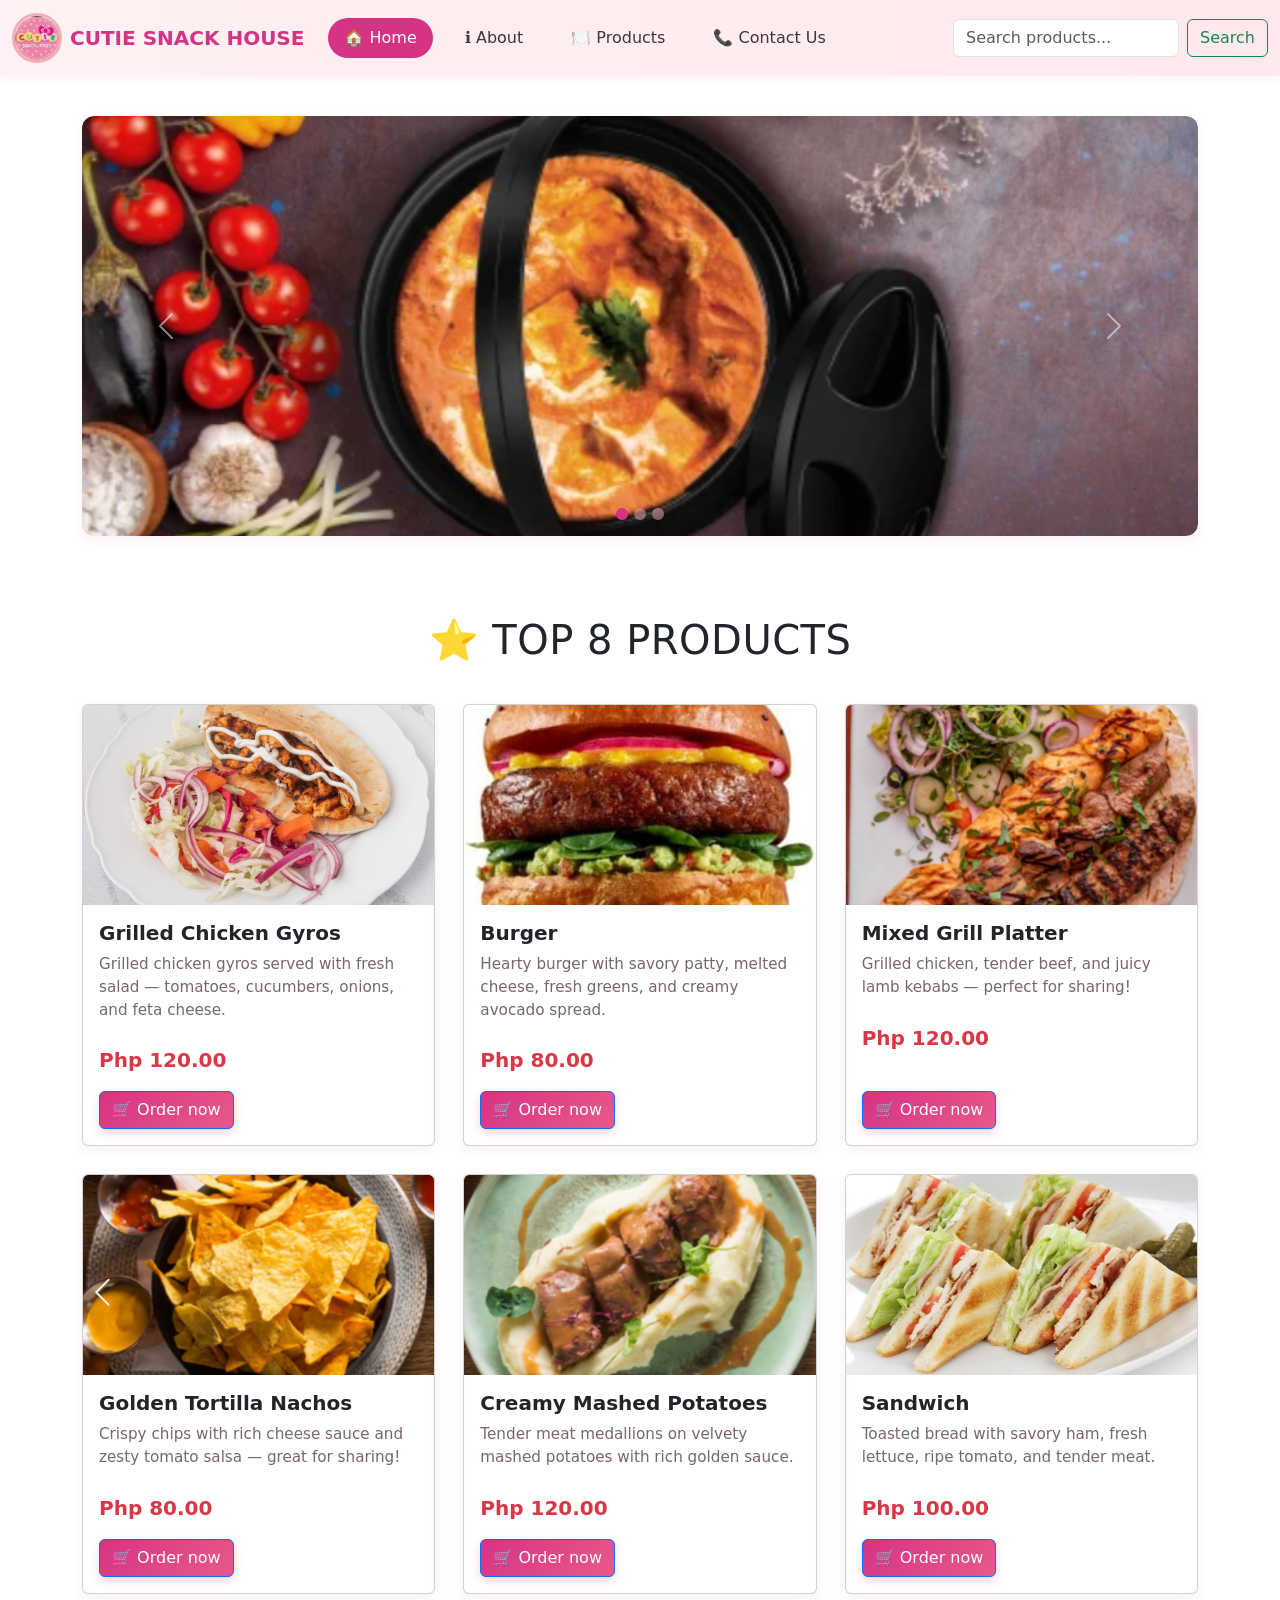
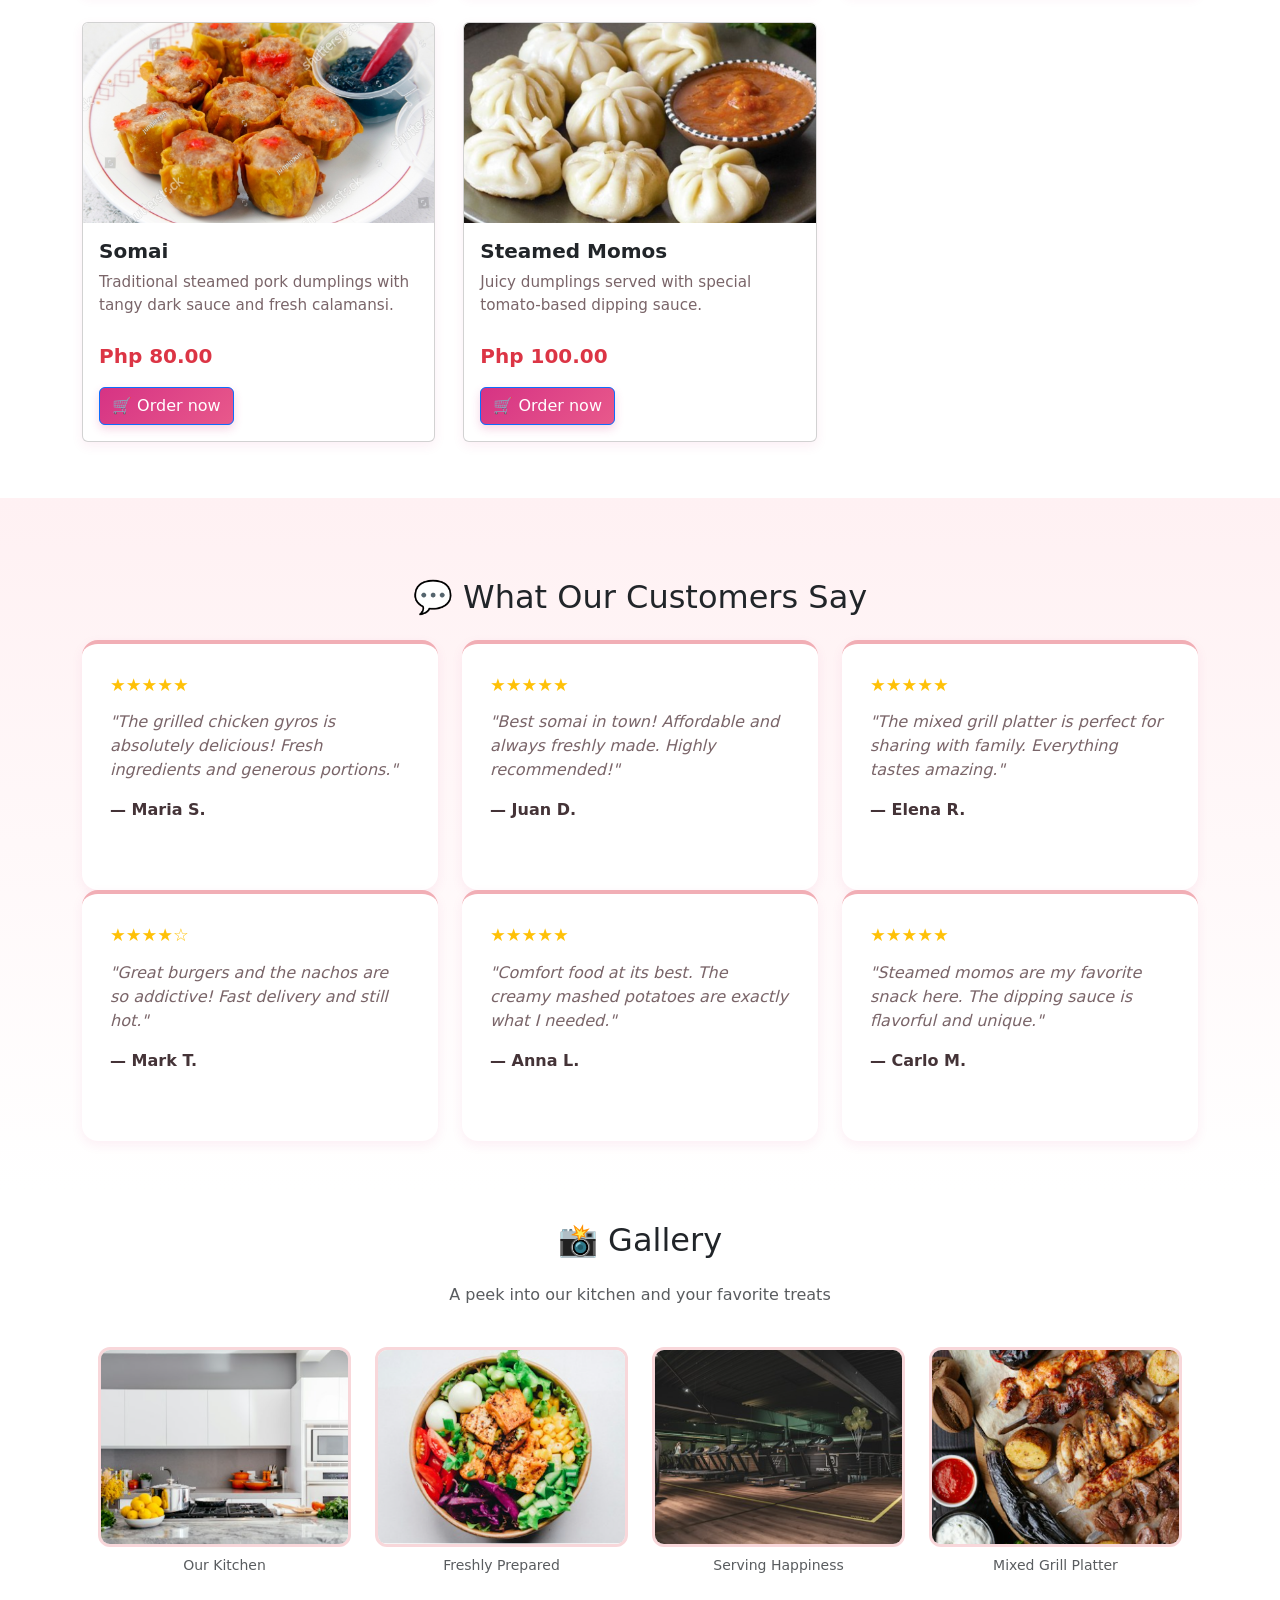
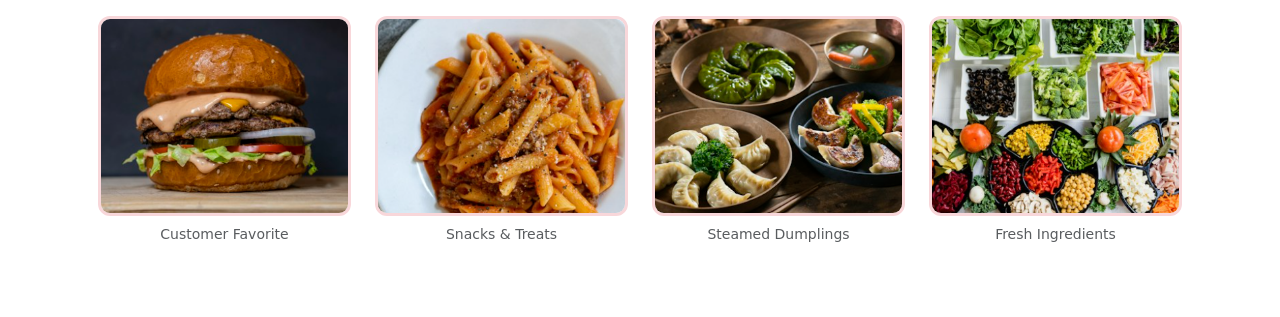
<file: index.html>
<!DOCTYPE html>
<html lang="en">
<head>
    <meta charset="UTF-8">
    <meta name="viewport" content="width=device-width, initial-scale=1.0">
    <title>CUTIE SNACK HOUSE</title>
    <link rel="stylesheet" href="css/css.css">
    <link href="https://cdn.jsdelivr.net/npm/bootstrap@5.3.0-alpha3/dist/css/bootstrap.min.css" rel="stylesheet" integrity="sha384-KK94CHFLLe+nY2dmCWGMq91rCGa5gtU4mk92HdvYe+M/SXH301p5ILy+dN9+nJOZ" crossorigin="anonymous">
</head>
<body>
    <main>
        <!-- NAVIGATION -->
        <section>
            <nav class="navbar navbar-expand-lg">
                <div class="container-fluid">
                    <button class="navbar-toggler" type="button" data-bs-toggle="collapse" data-bs-target="#navbarTogglerDemo01" aria-controls="navbarTogglerDemo01" aria-expanded="false" aria-label="Toggle navigation">
                        <span class="navbar-toggler-icon"></span>
                    </button>
                    <div class="collapse navbar-collapse" id="navbarTogglerDemo01">
                        <a class="navbar-brand" href="index.html">
                            <img src="images/logo1.png" alt="CUTIE SNACK HOUSE Logo" width="50" height="50">
                            CUTIE SNACK HOUSE
                        </a>
                        <ul class="navbar-nav me-auto mb-2 mb-lg-0">
                            <li class="nav-item">
                                <a class="nav-link active" aria-current="page" href="index.html">🏠 Home</a>
                            </li>
                            <li class="nav-item">
                                <a class="nav-link" href="about.html">ℹ️ About</a>
                            </li>
                            <li class="nav-item">
                                <a class="nav-link" href="products.html">🍽️ Products</a>
                            </li>
                            <li class="nav-item">
                                <a class="nav-link" href="contacts.html">📞 Contact Us</a>
                            </li>
                        </ul>
                        <form class="d-flex" role="search">
                            <input class="form-control me-2" type="search" placeholder="Search products..." aria-label="Search">
                            <button class="btn btn-outline-success" type="submit">Search</button>
                        </form>
                    </div>
                </div>
            </nav>
        </section>

        <!-- BANNER -->
        <section class="container">
            <div id="carouselExampleIndicators" class="carousel slide" data-bs-ride="carousel">
                <div class="carousel-indicators">
                    <button type="button" data-bs-target="#carouselExampleIndicators" data-bs-slide-to="0" class="active" aria-current="true" aria-label="Slide 1"></button>
                    <button type="button" data-bs-target="#carouselExampleIndicators" data-bs-slide-to="1" aria-label="Slide 2"></button>
                    <button type="button" data-bs-target="#carouselExampleIndicators" data-bs-slide-to="2" aria-label="Slide 3"></button>
                </div>
                <div class="carousel-inner">
                    <div class="carousel-item active">
                        <img src="images/banner 1.png" class="d-block w-100" alt="Banner 1">
                    </div>
                    <div class="carousel-item">
                        <img src="images/banner2.png" class="d-block w-100" alt="Banner 2">
                    </div>
                    <div class="carousel-item">
                        <img src="images/banner3.png" class="d-block w-100" alt="Banner 3">
                    </div>
                </div>
                <button class="carousel-control-prev" type="button" data-bs-target="#carouselExampleIndicators" data-bs-slide="prev">
                    <span class="carousel-control-prev-icon" aria-hidden="true"></span>
                    <span class="visually-hidden">Previous</span>
                </button>
                <button class="carousel-control-next" type="button" data-bs-target="#carouselExampleIndicators" data-bs-slide="next">
                    <span class="carousel-control-next-icon" aria-hidden="true"></span>
                    <span class="visually-hidden">Next</span>
                </button>
            </div>
        </section>

        <!-- TOP 8 PRODUCTS -->
        <section>
            <h1>⭐ TOP 8 PRODUCTS</h1>
            <div class="product-grid container">
                <div class="card">
                    <img src="images/1.png" class="card-img-top" alt="Grilled Chicken Gyros">
                    <div class="card-body">
                        <h5 class="card-title">Grilled Chicken Gyros</h5>
                        <p class="card-text">Grilled chicken gyros served with fresh salad — tomatoes, cucumbers, onions, and feta cheese.</p>
                        <p class="price-tag mt-2">Php 120.00</p>
                        <a href="#" class="btn btn-primary">🛒 Order now</a>
                    </div>
                </div>
                <div class="card">
                    <img src="images/2.png" class="card-img-top" alt="Burger">
                    <div class="card-body">
                        <h5 class="card-title">Burger</h5>
                        <p class="card-text">Hearty burger with savory patty, melted cheese, fresh greens, and creamy avocado spread.</p>
                        <p class="price-tag mt-2">Php 80.00</p>
                        <a href="#" class="btn btn-primary">🛒 Order now</a>
                    </div>
                </div>
                <div class="card">
                    <img src="images/3.png" class="card-img-top" alt="Mixed Grill Platter">
                    <div class="card-body">
                        <h5 class="card-title">Mixed Grill Platter</h5>
                        <p class="card-text">Grilled chicken, tender beef, and juicy lamb kebabs — perfect for sharing!</p>
                        <p class="price-tag mt-2">Php 120.00</p>
                        <a href="#" class="btn btn-primary">🛒 Order now</a>
                    </div>
                </div>
                <div class="card">
                    <img src="images/4.png" class="card-img-top" alt="Golden Tortilla Nachos">
                    <div class="card-body">
                        <h5 class="card-title">Golden Tortilla Nachos</h5>
                        <p class="card-text">Crispy chips with rich cheese sauce and zesty tomato salsa — great for sharing!</p>
                        <p class="price-tag mt-2">Php 80.00</p>
                        <a href="#" class="btn btn-primary">🛒 Order now</a>
                    </div>
                </div>
                <div class="card">
                    <img src="images/5.png" class="card-img-top" alt="Creamy Mashed Potatoes">
                    <div class="card-body">
                        <h5 class="card-title">Creamy Mashed Potatoes</h5>
                        <p class="card-text">Tender meat medallions on velvety mashed potatoes with rich golden sauce.</p>
                        <p class="price-tag mt-2">Php 120.00</p>
                        <a href="#" class="btn btn-primary">🛒 Order now</a>
                    </div>
                </div>
                <div class="card">
                    <img src="images/6.png" class="card-img-top" alt="Sandwich">
                    <div class="card-body">
                        <h5 class="card-title">Sandwich</h5>
                        <p class="card-text">Toasted bread with savory ham, fresh lettuce, ripe tomato, and tender meat.</p>
                        <p class="price-tag mt-2">Php 100.00</p>
                        <a href="#" class="btn btn-primary">🛒 Order now</a>
                    </div>
                </div>
                <div class="card">
                    <img src="images/7.png" class="card-img-top" alt="Somai">
                    <div class="card-body">
                        <h5 class="card-title">Somai</h5>
                        <p class="card-text">Traditional steamed pork dumplings with tangy dark sauce and fresh calamansi.</p>
                        <p class="price-tag mt-2">Php 80.00</p>
                        <a href="#" class="btn btn-primary">🛒 Order now</a>
                    </div>
                </div>
                <div class="card">
                    <img src="images/8.png" class="card-img-top" alt="Steamed Momos">
                    <div class="card-body">
                        <h5 class="card-title">Steamed Momos</h5>
                        <p class="card-text">Juicy dumplings served with special tomato-based dipping sauce.</p>
                        <p class="price-tag mt-2">Php 100.00</p>
                        <a href="#" class="btn btn-primary">🛒 Order now</a>
                    </div>
                </div>
            </div>
        </section>

        <!-- TESTIMONIES -->
        <section style="background: linear-gradient(180deg, #fff1f3 0%, #fff 100%); padding: 3rem 0;">
            <div class="container">
                <h2>💬 What Our Customers Say</h2>
                <div class="row">
                    <div class="col-md-4 col-sm-6">
                        <div class="testimonial-card">
                            <div class="testimonial-rating">★★★★★</div>
                            <p class="testimonial-text">"The grilled chicken gyros is absolutely delicious! Fresh ingredients and generous portions."</p>
                            <p class="testimonial-author">— Maria S.</p>
                        </div>
                    </div>
                    <div class="col-md-4 col-sm-6">
                        <div class="testimonial-card">
                            <div class="testimonial-rating">★★★★★</div>
                            <p class="testimonial-text">"Best somai in town! Affordable and always freshly made. Highly recommended!"</p>
                            <p class="testimonial-author">— Juan D.</p>
                        </div>
                    </div>
                    <div class="col-md-4 col-sm-6">
                        <div class="testimonial-card">
                            <div class="testimonial-rating">★★★★★</div>
                            <p class="testimonial-text">"The mixed grill platter is perfect for sharing with family. Everything tastes amazing."</p>
                            <p class="testimonial-author">— Elena R.</p>
                        </div>
                    </div>
                    <div class="col-md-4 col-sm-6">
                        <div class="testimonial-card">
                            <div class="testimonial-rating">★★★★☆</div>
                            <p class="testimonial-text">"Great burgers and the nachos are so addictive! Fast delivery and still hot."</p>
                            <p class="testimonial-author">— Mark T.</p>
                        </div>
                    </div>
                    <div class="col-md-4 col-sm-6">
                        <div class="testimonial-card">
                            <div class="testimonial-rating">★★★★★</div>
                            <p class="testimonial-text">"Comfort food at its best. The creamy mashed potatoes are exactly what I needed."</p>
                            <p class="testimonial-author">— Anna L.</p>
                        </div>
                    </div>
                    <div class="col-md-4 col-sm-6">
                        <div class="testimonial-card">
                            <div class="testimonial-rating">★★★★★</div>
                            <p class="testimonial-text">"Steamed momos are my favorite snack here. The dipping sauce is flavorful and unique."</p>
                            <p class="testimonial-author">— Carlo M.</p>
                        </div>
                    </div>
                </div>
            </div>
        </section>

        <!-- GALLERY -->
        <section>
            <div class="container">
                <h2>📸 Gallery</h2>
                <p class="text-center text-muted mb-4">A peek into our kitchen and your favorite treats</p>
                <div class="gallery-grid">
                    <div>
                        <img src="images/11.png" alt="Our Kitchen" class="gallery-img">
                        <p class="text-center small text-muted">Our Kitchen</p>
                    </div>
                    <div>
                        <img src="images/12.png" alt="Freshly Prepared Meals" class="gallery-img">
                        <p class="text-center small text-muted">Freshly Prepared</p>
                    </div>
                    <div>
                        <img src="images/13.png" alt="Serving Happiness" class="gallery-img">
                        <p class="text-center small text-muted">Serving Happiness</p>
                    </div>
                    <div>
                        <img src="images/14.png" alt="Mixed Grill Platter" class="gallery-img">
                        <p class="text-center small text-muted">Mixed Grill Platter</p>
                    </div>
                    <div>
                        <img src="images/15.png" alt="Customer Favorite — Burger" class="gallery-img">
                        <p class="text-center small text-muted">Customer Favorite</p>
                    </div>
                    <div>
                        <img src="images/16.png" alt="Snacks & Savory Treats" class="gallery-img">
                        <p class="text-center small text-muted">Snacks & Treats</p>
                    </div>
                    <div>
                        <img src="images/17.png" alt="Steamed Dumplings — Somai & Momos" class="gallery-img">
                        <p class="text-center small text-muted">Steamed Dumplings</p>
                    </div>
                    <div>
                        <img src="images/18.png" alt="Fresh Quality Ingredients" class="gallery-img">
                        <p class="text-center small text-muted">Fresh Ingredients</p>
                    </div>
                </div>
            </div>
        </section>
    </main>

    <script src="https://cdn.jsdelivr.net/npm/bootstrap@5.3.0-alpha3/dist/js/bootstrap.bundle.min.js" integrity="sha384-ENjdO4Dr2bkBIFxQpeoTz1HIcje39Wm4jDKdf19U8gI4ddQ3GYNS7NTKfAdVQSZe" crossorigin="anonymous"></script>
</body>
</html>
</file>
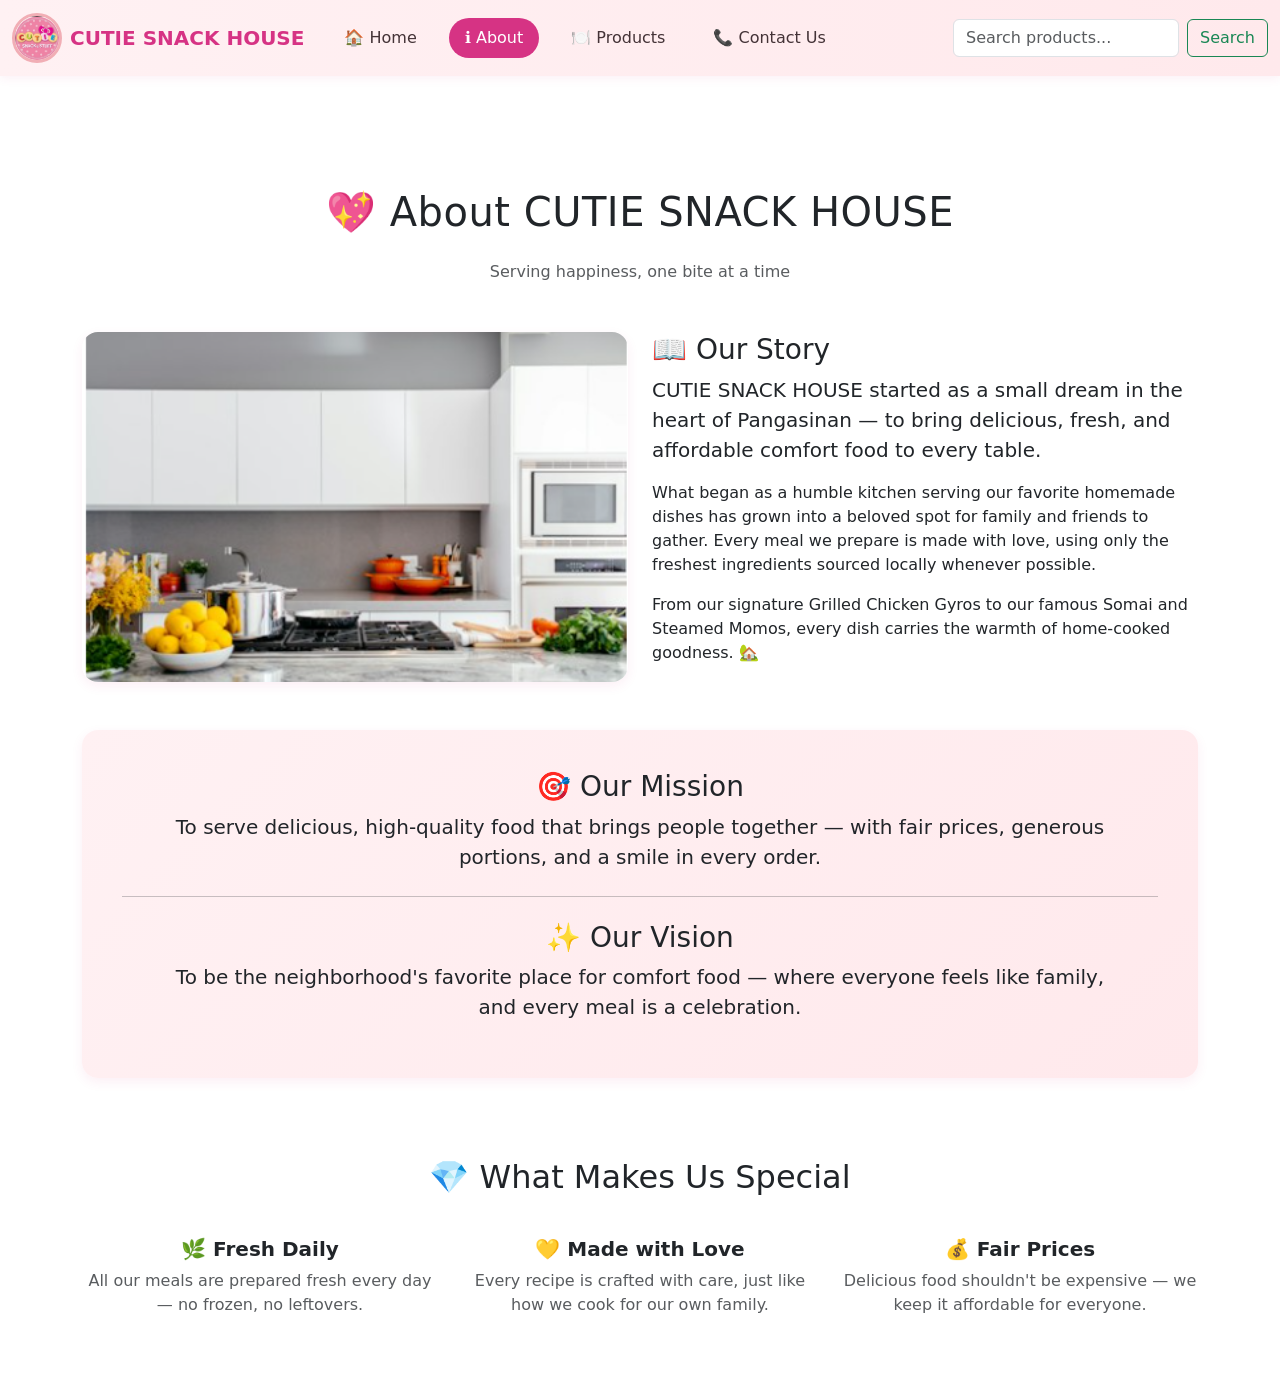
<file: about.html>
<!DOCTYPE html>
<html lang="en">
<head>
    <meta charset="UTF-8">
    <meta name="viewport" content="width=device-width, initial-scale=1.0">
    <title>About Us - CUTIE SNACK HOUSE</title>
    <link rel="stylesheet" href="css/css.css">
    <link href="https://cdn.jsdelivr.net/npm/bootstrap@5.3.0-alpha3/dist/css/bootstrap.min.css" rel="stylesheet" integrity="sha384-KK94CHFLLe+nY2dmCWGMq91rCGa5gtU4mk92HdvYe+M/SXH301p5ILy+dN9+nJOZ" crossorigin="anonymous">
</head>
<body>
    <main>
        <!-- NAVIGATION -->
        <section>
            <nav class="navbar navbar-expand-lg">
                <div class="container-fluid">
                    <button class="navbar-toggler" type="button" data-bs-toggle="collapse" data-bs-target="#navbarTogglerDemo01" aria-controls="navbarTogglerDemo01" aria-expanded="false" aria-label="Toggle navigation">
                        <span class="navbar-toggler-icon"></span>
                    </button>
                    <div class="collapse navbar-collapse" id="navbarTogglerDemo01">
                        <a class="navbar-brand" href="index.html">
                            <img src="images/logo1.png" alt="CUTIE SNACK HOUSE Logo" width="50" height="50">
                            CUTIE SNACK HOUSE
                        </a>
                        <ul class="navbar-nav me-auto mb-2 mb-lg-0">
                            <li class="nav-item">
                                <a class="nav-link" href="index.html">🏠 Home</a>
                            </li>
                            <li class="nav-item">
                                <a class="nav-link active" aria-current="page" href="about.html">ℹ️ About</a>
                            </li>
                            <li class="nav-item">
                                <a class="nav-link" href="products.html">🍽️ Products</a>
                            </li>
                            <li class="nav-item">
                                <a class="nav-link" href="contacts.html">📞 Contact Us</a>
                            </li>
                        </ul>
                        <form class="d-flex" role="search">
                            <input class="form-control me-2" type="search" placeholder="Search products..." aria-label="Search">
                            <button class="btn btn-outline-success" type="submit">Search</button>
                        </form>
                    </div>
                </div>
            </nav>
        </section>

        <!-- ABOUT CONTENT -->
        <section class="about-section">
            <div class="container">
                <h1>💖 About CUTIE SNACK HOUSE</h1>
                <p class="text-center text-muted mb-5">Serving happiness, one bite at a time</p>

                <div class="row align-items-center mb-5">
                    <div class="col-md-6 mb-4 mb-md-0">
                        <img src="images/11.png" alt="Our Kitchen" class="about-img">
                    </div>
                    <div class="col-md-6">
                        <h3>📖 Our Story</h3>
                        <p class="lead">CUTIE SNACK HOUSE started as a small dream in the heart of Pangasinan — to bring delicious, fresh, and affordable comfort food to every table.</p>
                        <p>What began as a humble kitchen serving our favorite homemade dishes has grown into a beloved spot for family and friends to gather. Every meal we prepare is made with love, using only the freshest ingredients sourced locally whenever possible.</p>
                        <p>From our signature Grilled Chicken Gyros to our famous Somai and Steamed Momos, every dish carries the warmth of home-cooked goodness. 🏡</p>
                    </div>
                </div>

                <div class="mission-box text-center">
                    <h3>🎯 Our Mission</h3>
                    <p class="lead px-md-5">To serve delicious, high-quality food that brings people together — with fair prices, generous portions, and a smile in every order.</p>
                    <hr class="my-4">
                    <h3>✨ Our Vision</h3>
                    <p class="lead px-md-5">To be the neighborhood's favorite place for comfort food — where everyone feels like family, and every meal is a celebration.</p>
                </div>

                <h2 class="text-center mt-5 mb-4">💎 What Makes Us Special</h2>
                <div class="row text-center">
                    <div class="col-md-4 mb-4">
                        <h5 class="fw-bold">🌿 Fresh Daily</h5>
                        <p class="text-muted">All our meals are prepared fresh every day — no frozen, no leftovers.</p>
                    </div>
                    <div class="col-md-4 mb-4">
                        <h5 class="fw-bold">💛 Made with Love</h5>
                        <p class="text-muted">Every recipe is crafted with care, just like how we cook for our own family.</p>
                    </div>
                    <div class="col-md-4 mb-4">
                        <h5 class="fw-bold">💰 Fair Prices</h5>
                        <p class="text-muted">Delicious food shouldn't be expensive — we keep it affordable for everyone.</p>
                    </div>
                </div>
            </div>
        </section>
    </main>

    <script src="https://cdn.jsdelivr.net/npm/bootstrap@5.3.0-alpha3/dist/js/bootstrap.bundle.min.js" integrity="sha384-ENjdO4Dr2bkBIFxQpeoTz1HIcje39Wm4jDKdf19U8gI4ddQ3GYNS7NTKfAdVQSZe" crossorigin="anonymous"></script>
</body>
</html>
</file>
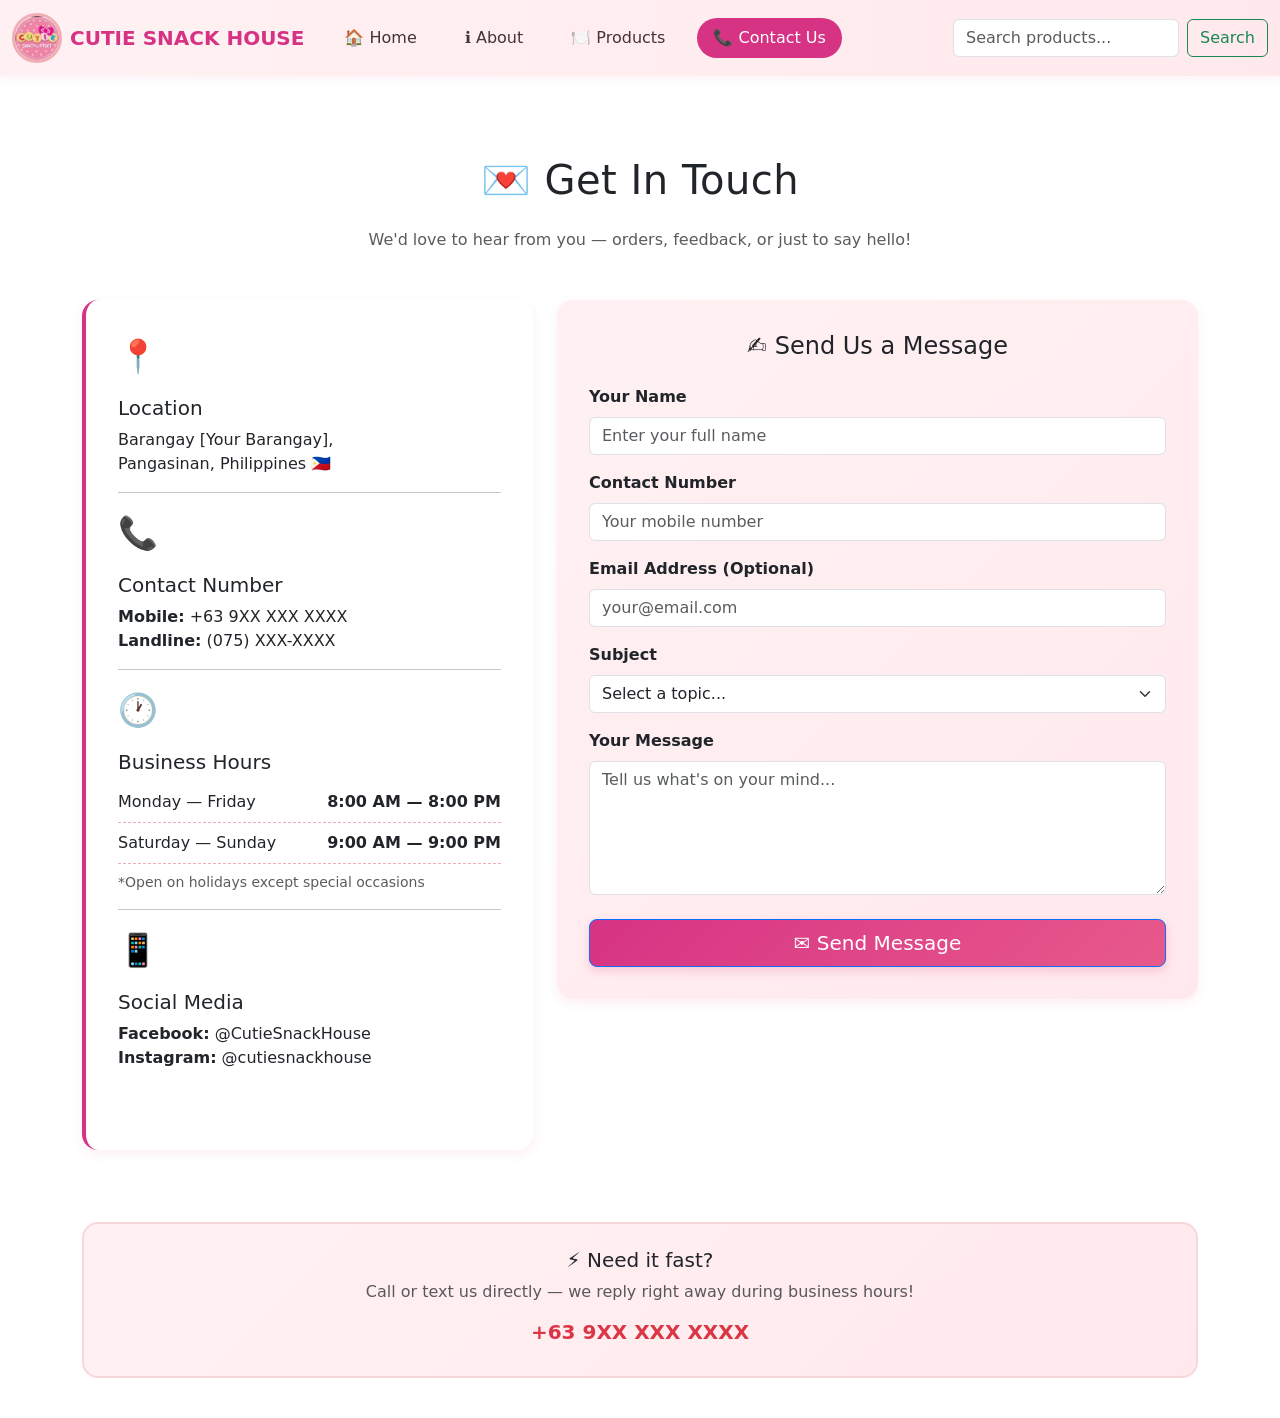
<file: contacts.html>
<!DOCTYPE html>
<html lang="en">
<head>
    <meta charset="UTF-8">
    <meta name="viewport" content="width=device-width, initial-scale=1.0">
    <title>Contact Us - CUTIE SNACK HOUSE</title>
    <link rel="stylesheet" href="css/css.css">
    <link href="https://cdn.jsdelivr.net/npm/bootstrap@5.3.0-alpha3/dist/css/bootstrap.min.css" rel="stylesheet" integrity="sha384-KK94CHFLLe+nY2dmCWGMq91rCGa5gtU4mk92HdvYe+M/SXH301p5ILy+dN9+nJOZ" crossorigin="anonymous">
</head>
<body>
    <main>
        <!-- NAVIGATION -->
        <section>
            <nav class="navbar navbar-expand-lg">
                <div class="container-fluid">
                    <button class="navbar-toggler" type="button" data-bs-toggle="collapse" data-bs-target="#navbarTogglerDemo01" aria-controls="navbarTogglerDemo01" aria-expanded="false" aria-label="Toggle navigation">
                        <span class="navbar-toggler-icon"></span>
                    </button>
                    <div class="collapse navbar-collapse" id="navbarTogglerDemo01">
                        <a class="navbar-brand" href="index.html">
                            <img src="images/logo1.png" alt="CUTIE SNACK HOUSE Logo" width="50" height="50">
                            CUTIE SNACK HOUSE
                        </a>
                        <ul class="navbar-nav me-auto mb-2 mb-lg-0">
                            <li class="nav-item">
                                <a class="nav-link" href="index.html">🏠 Home</a>
                            </li>
                            <li class="nav-item">
                                <a class="nav-link" href="about.html">ℹ️ About</a>
                            </li>
                            <li class="nav-item">
                                <a class="nav-link" href="products.html">🍽️ Products</a>
                            </li>
                            <li class="nav-item">
                                <a class="nav-link active" aria-current="page" href="contacts.html">📞 Contact Us</a>
                            </li>
                        </ul>
                        <form class="d-flex" role="search">
                            <input class="form-control me-2" type="search" placeholder="Search products..." aria-label="Search">
                            <button class="btn btn-outline-success" type="submit">Search</button>
                        </form>
                    </div>
                </div>
            </nav>
        </section>

        <!-- CONTACT CONTENT -->
        <section>
            <div class="container">
                <h1>💌 Get In Touch</h1>
                <p class="text-center text-muted mb-5">We'd love to hear from you — orders, feedback, or just to say hello!</p>

                <div class="row">
                    <div class="col-md-5 mb-4">
                        <div class="contact-card">
                            <div class="contact-icon">📍</div>
                            <h5>Location</h5>
                            <p>Barangay [Your Barangay], <br>Pangasinan, Philippines 🇵🇭</p>
                            <hr>
                            <div class="contact-icon">📞</div>
                            <h5>Contact Number</h5>
                            <p><strong>Mobile:</strong> +63 9XX XXX XXXX<br>
                            <strong>Landline:</strong> (075) XXX-XXXX</p>
                            <hr>
                            <div class="contact-icon">🕐</div>
                            <h5>Business Hours</h5>
                            <div class="hours-row">
                                <span>Monday — Friday</span>
                                <span class="fw-semibold">8:00 AM — 8:00 PM</span>
                            </div>
                            <div class="hours-row">
                                <span>Saturday — Sunday</span>
                                <span class="fw-semibold">9:00 AM — 9:00 PM</span>
                            </div>
                            <p class="text-muted small mt-2">*Open on holidays except special occasions</p>
                            <hr>
                            <div class="contact-icon">📱</div>
                            <h5>Social Media</h5>
                            <p><strong>Facebook:</strong> @CutieSnackHouse<br>
                            <strong>Instagram:</strong> @cutiesnackhouse</p>
                        </div>
                    </div>

                    <div class="col-md-7">
                        <div class="form-section">
                            <h4 class="text-center mb-4">✍️ Send Us a Message</h4>
                            <form>
                                <div class="mb-3">
                                    <label for="name" class="form-label fw-semibold">Your Name</label>
                                    <input type="text" class="form-control" id="name" placeholder="Enter your full name" required>
                                </div>
                                <div class="mb-3">
                                    <label for="phone" class="form-label fw-semibold">Contact Number</label>
                                    <input type="tel" class="form-control" id="phone" placeholder="Your mobile number" required>
                                </div>
                                <div class="mb-3">
                                    <label for="email" class="form-label fw-semibold">Email Address (Optional)</label>
                                    <input type="email" class="form-control" id="email" placeholder="your@email.com">
                                </div>
                                <div class="mb-3">
                                    <label for="subject" class="form-label fw-semibold">Subject</label>
                                    <select class="form-select" id="subject">
                                        <option value="">Select a topic...</option>
                                        <option>Order Inquiry</option>
                                        <option>Bulk / Party Order</option>
                                        <option>Feedback & Suggestions</option>
                                        <option>General Question</option>
                                        <option>Other</option>
                                    </select>
                                </div>
                                <div class="mb-4">
                                    <label for="message" class="form-label fw-semibold">Your Message</label>
                                    <textarea class="form-control" id="message" rows="5" placeholder="Tell us what's on your mind..." required></textarea>
                                </div>
                                <div class="d-grid">
                                    <button type="submit" class="btn btn-primary btn-lg">✉️ Send Message</button>
                                </div>
                            </form>
                        </div>
                    </div>
                </div>

                <div class="text-center mt-5 p-4 bg-light rounded-3">
                    <h5>⚡ Need it fast?</h5>
                    <p class="text-muted">Call or text us directly — we reply right away during business hours!</p>
                    <p class="h5 text-danger fw-bold">+63 9XX XXX XXXX</p>
                </div>
            </div>
        </section>
    </main>

    <script src="https://cdn.jsdelivr.net/npm/bootstrap@5.3.0-alpha3/dist/js/bootstrap.bundle.min.js" integrity="sha384-ENjdO4Dr2bkBIFxQpeoTz1HIcje39Wm4jDKdf19U8gI4ddQ3GYNS7NTKfAdVQSZe" crossorigin="anonymous"></script>
</body>
</html>
</file>
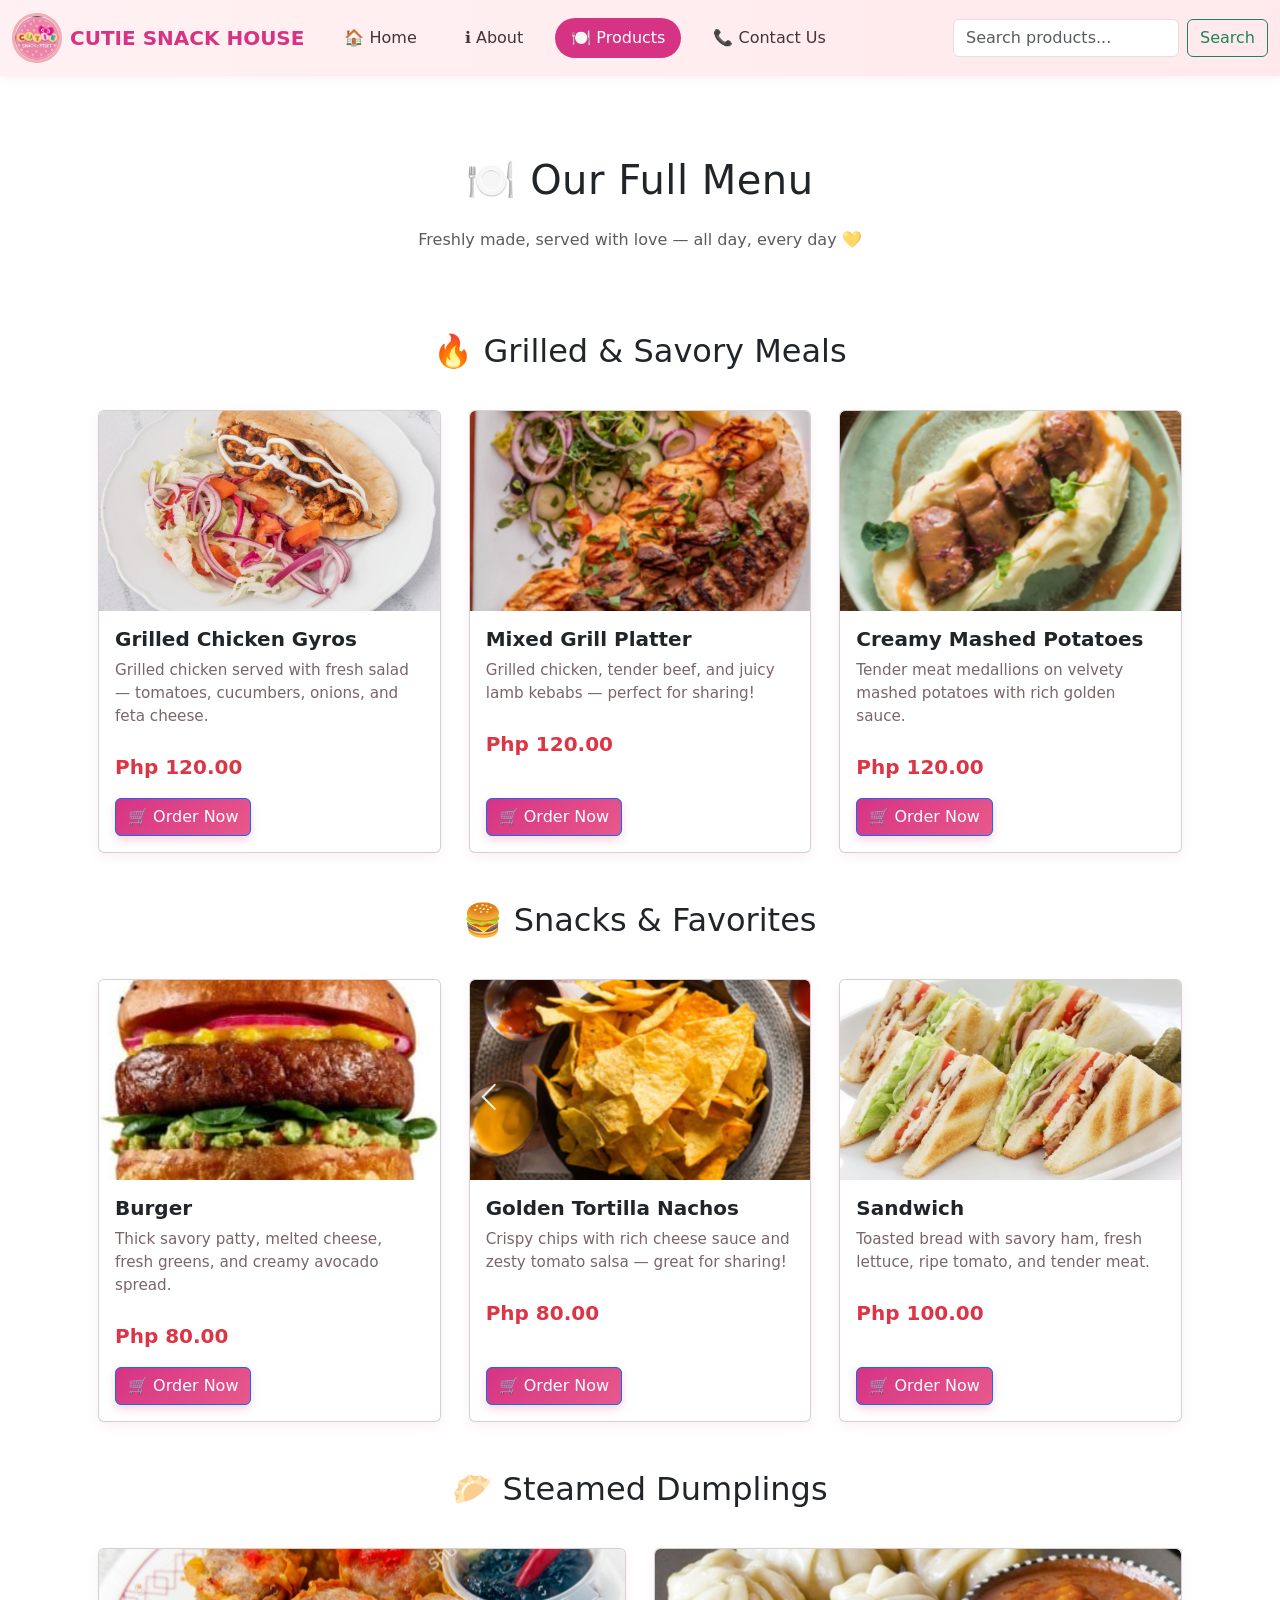
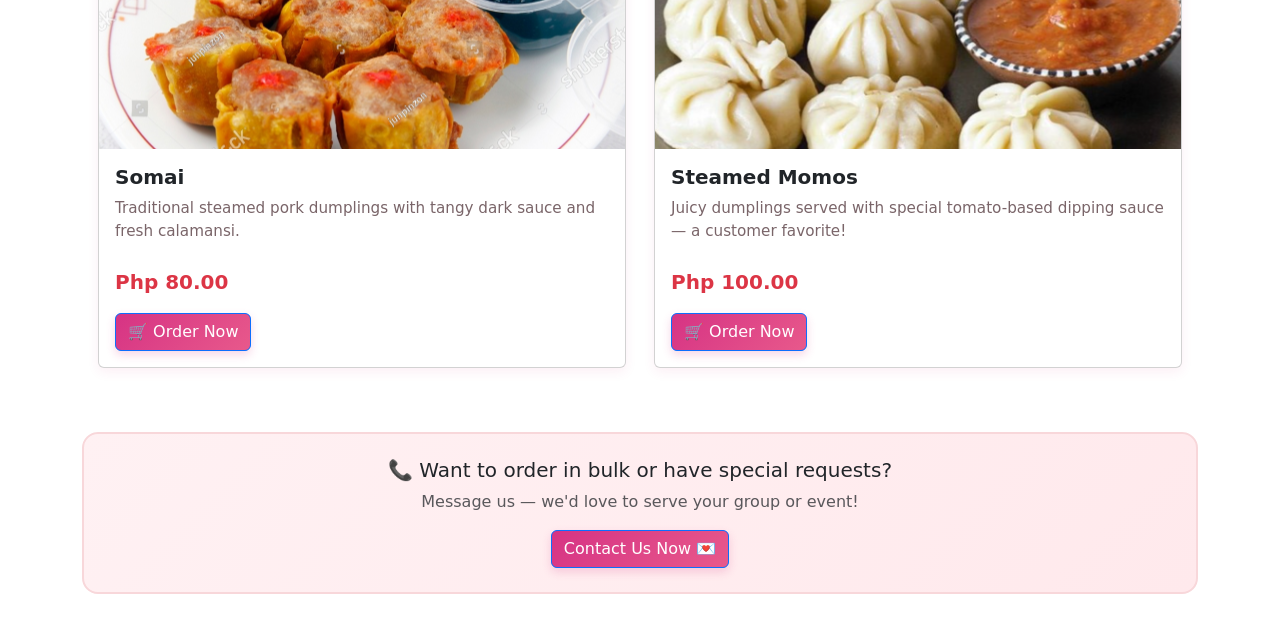
<file: products.html>
<!DOCTYPE html>
<html lang="en">
<head>
    <meta charset="UTF-8">
    <meta name="viewport" content="width=device-width, initial-scale=1.0">
    <title>Our Products - CUTIE SNACK HOUSE</title>
    <link rel="stylesheet" href="css/css.css">
    <link href="https://cdn.jsdelivr.net/npm/bootstrap@5.3.0-alpha3/dist/css/bootstrap.min.css" rel="stylesheet" integrity="sha384-KK94CHFLLe+nY2dmCWGMq91rCGa5gtU4mk92HdvYe+M/SXH301p5ILy+dN9+nJOZ" crossorigin="anonymous">
</head>
<body>
    <main>
        <!-- NAVIGATION -->
        <section>
            <nav class="navbar navbar-expand-lg">
                <div class="container-fluid">
                    <button class="navbar-toggler" type="button" data-bs-toggle="collapse" data-bs-target="#navbarTogglerDemo01" aria-controls="navbarTogglerDemo01" aria-expanded="false" aria-label="Toggle navigation">
                        <span class="navbar-toggler-icon"></span>
                    </button>
                    <div class="collapse navbar-collapse" id="navbarTogglerDemo01">
                        <a class="navbar-brand" href="index.html">
                            <img src="images/logo1.png" alt="CUTIE SNACK HOUSE Logo" width="50" height="50">
                            CUTIE SNACK HOUSE
                        </a>
                        <ul class="navbar-nav me-auto mb-2 mb-lg-0">
                            <li class="nav-item">
                                <a class="nav-link" href="index.html">🏠 Home</a>
                            </li>
                            <li class="nav-item">
                                <a class="nav-link" href="about.html">ℹ️ About</a>
                            </li>
                            <li class="nav-item">
                                <a class="nav-link active" aria-current="page" href="products.html">🍽️ Products</a>
                            </li>
                            <li class="nav-item">
                                <a class="nav-link" href="contacts.html">📞 Contact Us</a>
                            </li>
                        </ul>
                        <form class="d-flex" role="search">
                            <input class="form-control me-2" type="search" placeholder="Search products..." aria-label="Search">
                            <button class="btn btn-outline-success" type="submit">Search</button>
                        </form>
                    </div>
                </div>
            </nav>
        </section>

        <!-- PRODUCTS CONTENT -->
        <section>
            <div class="container">
                <h1>🍽️ Our Full Menu</h1>
                <p class="text-center text-muted mb-5">Freshly made, served with love — all day, every day 💛</p>

                <h2>🔥 Grilled & Savory Meals</h2>
                <div class="product-grid">
                    <div class="card">
                        <img src="images/1.png" class="card-img-top" alt="Grilled Chicken Gyros" style="height: 200px; object-fit: cover;">
                        <div class="card-body">
                            <h5 class="card-title">Grilled Chicken Gyros</h5>
                            <p class="card-text">Grilled chicken served with fresh salad — tomatoes, cucumbers, onions, and feta cheese.</p>
                            <p class="price-tag mt-2">Php 120.00</p>
                            <a href="#" class="btn btn-primary">🛒 Order Now</a>
                        </div>
                    </div>
                    <div class="card">
                        <img src="images/3.png" class="card-img-top" alt="Mixed Grill Platter" style="height: 200px; object-fit: cover;">
                        <div class="card-body">
                            <h5 class="card-title">Mixed Grill Platter</h5>
                            <p class="card-text">Grilled chicken, tender beef, and juicy lamb kebabs — perfect for sharing!</p>
                            <p class="price-tag mt-2">Php 120.00</p>
                            <a href="#" class="btn btn-primary">🛒 Order Now</a>
                        </div>
                    </div>
                    <div class="card">
                        <img src="images/5.png" class="card-img-top" alt="Creamy Mashed Potatoes" style="height: 200px; object-fit: cover;">
                        <div class="card-body">
                            <h5 class="card-title">Creamy Mashed Potatoes</h5>
                            <p class="card-text">Tender meat medallions on velvety mashed potatoes with rich golden sauce.</p>
                            <p class="price-tag mt-2">Php 120.00</p>
                            <a href="#" class="btn btn-primary">🛒 Order Now</a>
                        </div>
                    </div>
                </div>

                <h2>🍔 Snacks & Favorites</h2>
                <div class="product-grid">
                    <div class="card">
                        <img src="images/2.png" class="card-img-top" alt="Burger" style="height: 200px; object-fit: cover;">
                        <div class="card-body">
                            <h5 class="card-title">Burger</h5>
                            <p class="card-text">Thick savory patty, melted cheese, fresh greens, and creamy avocado spread.</p>
                            <p class="price-tag mt-2">Php 80.00</p>
                            <a href="#" class="btn btn-primary">🛒 Order Now</a>
                        </div>
                    </div>
                    <div class="card">
                        <img src="images/4.png" class="card-img-top" alt="Golden Tortilla Nachos" style="height: 200px; object-fit: cover;">
                        <div class="card-body">
                            <h5 class="card-title">Golden Tortilla Nachos</h5>
                            <p class="card-text">Crispy chips with rich cheese sauce and zesty tomato salsa — great for sharing!</p>
                            <p class="price-tag mt-2">Php 80.00</p>
                            <a href="#" class="btn btn-primary">🛒 Order Now</a>
                        </div>
                    </div>
                    <div class="card">
                        <img src="images/6.png" class="card-img-top" alt="Sandwich" style="height: 200px; object-fit: cover;">
                        <div class="card-body">
                            <h5 class="card-title">Sandwich</h5>
                            <p class="card-text">Toasted bread with savory ham, fresh lettuce, ripe tomato, and tender meat.</p>
                            <p class="price-tag mt-2">Php 100.00</p>
                            <a href="#" class="btn btn-primary">🛒 Order Now</a>
                        </div>
                    </div>
                </div>

                <h2>🥟 Steamed Dumplings</h2>
                <div class="product-grid">
                    <div class="card">
                        <img src="images/7.png" class="card-img-top" alt="Somai" style="height: 200px; object-fit: cover;">
                        <div class="card-body">
                            <h5 class="card-title">Somai</h5>
                            <p class="card-text">Traditional steamed pork dumplings with tangy dark sauce and fresh calamansi.</p>
                            <p class="price-tag mt-2">Php 80.00</p>
                            <a href="#" class="btn btn-primary">🛒 Order Now</a>
                        </div>
                    </div>
                    <div class="card">
                        <img src="images/8.png" class="card-img-top" alt="Steamed Momos" style="height: 200px; object-fit: cover;">
                        <div class="card-body">
                            <h5 class="card-title">Steamed Momos</h5>
                            <p class="card-text">Juicy dumplings served with special tomato-based dipping sauce — a customer favorite!</p>
                            <p class="price-tag mt-2">Php 100.00</p>
                            <a href="#" class="btn btn-primary">🛒 Order Now</a>
                        </div>
                    </div>
                </div>

                <div class="text-center mt-5 p-4 bg-light rounded-3">
                    <h5>📞 Want to order in bulk or have special requests?</h5>
                    <p class="text-muted">Message us — we'd love to serve your group or event!</p>
                    <a href="contacts.html" class="btn btn-primary">Contact Us Now 💌</a>
                </div>
            </div>
        </section>
    </main>

    <script src="https://cdn.jsdelivr.net/npm/bootstrap@5.3.0-alpha3/dist/js/bootstrap.bundle.min.js" integrity="sha384-ENjdO4Dr2bkBIFxQpeoTz1HIcje39Wm4jDKdf19U8gI4ddQ3GYNS7NTKfAdVQSZe" crossorigin="anonymous"></script>
</body>
</html>
</file>
<file: css/css.css>
/* ==========================================
   CUTIE SNACK HOUSE — Designed Stylesheet
========================================== */

/* --- Global & Body --- */
:root {
    --primary-pink: #f8d7da;
    --accent-rose: #f1aeb5;
    --deep-rose: #d63384;
    --warm-red: #dc3545;
    --soft-bg: #fff9fa;
    --text-dark: #443337;
    --text-muted: #7a6569;
    --shadow-soft: 0 4px 12px rgba(214, 51, 132, 0.08);
    --shadow-hover: 0 8px 20px rgba(214, 51, 132, 0.15);
    --radius-sm: 0.5rem;
    --radius-md: 0.75rem;
    --radius-lg: 1rem;
}

* {
    box-sizing: border-box;
}

body {
    font-family: 'Segoe UI', 'Helvetica Neue', sans-serif;
    color: var(--text-dark);
    background-color: #fff;
    line-height: 1.6;
}

section {
    padding-bottom: 2.5rem;
}

/* --- Headings --- */
h1 {
    text-align: center;
    padding: 2.5rem 0 1rem;
    color: var(--deep-rose);
    font-weight: 700;
    font-size: 2.25rem;
    letter-spacing: 0.5px;
}

h2 {
    text-align: center;
    padding: 2rem 0 1rem;
    color: var(--deep-rose);
    font-size: 1.75rem;
    font-weight: 600;
}

h3, h4, h5 {
    color: var(--text-dark);
    font-weight: 600;
}

/* --- Navigation --- */
.navbar {
    background: linear-gradient(90deg, #fff1f3 0%, #ffe9ec 100%) !important;
    box-shadow: 0 2px 10px rgba(214, 51, 132, 0.08);
    padding: 0.75rem 1rem;
}

.navbar-brand {
    font-weight: 700;
    font-size: 1.35rem;
    color: var(--deep-rose) !important;
    display: flex;
    align-items: center;
    gap: 0.5rem;
}

.navbar-brand img {
    border-radius: 50%;
    object-fit: cover;
    border: 3px solid var(--accent-rose);
    transition: transform 0.3s ease, box-shadow 0.3s ease;
}

.navbar-brand img:hover {
    transform: scale(1.1);
    box-shadow: 0 0 0 4px var(--primary-pink);
}

.nav-link {
    font-weight: 500;
    color: var(--text-dark) !important;
    margin: 0 0.5rem;
    border-radius: 2rem;
    padding: 0.5rem 1rem !important;
    transition: all 0.3s ease;
}

.nav-link:hover,
.nav-link.active {
    background-color: var(--deep-rose);
    color: #fff !important;
}

/* --- Buttons --- */
.btn-primary {
    background: linear-gradient(135deg, var(--deep-rose) 0%, #e8598b 100%);
    border: none;
    border-radius: 2rem;
    padding: 0.6rem 1.5rem;
    font-weight: 600;
    transition: all 0.3s ease;
    box-shadow: 0 4px 10px rgba(214, 51, 132, 0.2);
}

.btn-primary:hover {
    transform: translateY(-2px);
    box-shadow: 0 6px 16px rgba(214, 51, 132, 0.3);
    background: linear-gradient(135deg, #c92a76 0%, #d63384 100%);
}

.btn-outline-success {
    border-radius: 2rem;
    border-color: var(--deep-rose);
    color: var(--deep-rose);
    font-weight: 500;
}

.btn-outline-success:hover {
    background-color: var(--deep-rose);
    border-color: var(--deep-rose);
}

/* --- Banner / Carousel --- */
.carousel-item img {
    height: 420px;
    object-fit: cover;
    border-radius: var(--radius-md);
    margin: 0 auto;
}

.carousel {
    border-radius: var(--radius-md);
    overflow: hidden;
    box-shadow: var(--shadow-soft);
}

.carousel-indicators button {
    border-radius: 50%;
    width: 12px !important;
    height: 12px !important;
    border: none !important;
    background-color: var(--accent-rose) !important;
}

.carousel-indicators button.active {
    background-color: var(--deep-rose) !important;
}

/* --- Product Grid --- */
.product-grid {
    display: grid;
    grid-template-columns: repeat(auto-fit, minmax(280px, 1fr));
    gap: 1.75rem;
    padding: 1rem;
}

.card {
    margin: 0 auto;
    height: 100%;
    border: none;
    border-radius: var(--radius-lg);
    box-shadow: var(--shadow-soft);
    transition: all 0.35s ease;
    overflow: hidden;
    background-color: #fff;
}

.card:hover {
    transform: translateY(-8px);
    box-shadow: var(--shadow-hover);
}

.card-img-top {
    height: 200px;
    object-fit: cover;
    transition: transform 0.4s ease;
}

.card:hover .card-img-top {
    transform: scale(1.08);
}

.card-body {
    display: flex;
    flex-direction: column;
    padding: 1.25rem;
}

.card-title {
    font-weight: 700;
    color: var(--deep-rose);
    margin-bottom: 0.5rem;
}

.card-text {
    color: var(--text-muted);
    font-size: 0.95rem;
}

.card-body .btn {
    margin-top: auto;
    align-self: flex-start;
}

.price-tag {
    font-size: 1.25rem;
    font-weight: 700;
    color: var(--warm-red);
}

.category-badge {
    display: inline-block;
    background-color: var(--primary-pink);
    color: var(--deep-rose);
    padding: 0.5rem 1.25rem;
    border-radius: 2rem;
    font-weight: 600;
    margin-bottom: 1rem;
}

/* --- Testimonials --- */
.testimonial-card {
    background-color: #fff;
    border-radius: var(--radius-lg);
    box-shadow: var(--shadow-soft);
    padding: 1.75rem;
    margin-bottom: 1.5rem;
    height: 100%;
    transition: transform 0.3s ease;
    border-top: 4px solid var(--accent-rose);
}

.testimonial-card:hover {
    transform: translateY(-5px);
}

.testimonial-text {
    font-style: italic;
    color: var(--text-muted);
    margin-bottom: 1rem;
}

.testimonial-author {
    font-weight: 600;
    color: var(--text-dark);
}

.testimonial-rating {
    color: #ffc107;
    margin-bottom: 0.75rem;
    font-size: 1.1rem;
}

/* --- Gallery --- */
.gallery-img {
    width: 100%;
    height: 200px;
    object-fit: cover;
    border-radius: var(--radius-md);
    transition: all 0.35s ease;
    margin-bottom: 0.5rem;
    border: 3px solid var(--primary-pink);
}

.gallery-img:hover {
    transform: scale(1.05);
    border-color: var(--deep-rose);
    box-shadow: var(--shadow-hover);
}

.gallery-grid {
    display: grid;
    grid-template-columns: repeat(auto-fit, minmax(200px, 1fr));
    gap: 1.5rem;
    padding: 1rem;
}

/* --- About Page --- */
.about-section {
    padding: 2rem 0;
}

.about-img {
    width: 100%;
    height: 350px;
    object-fit: cover;
    border-radius: var(--radius-lg);
    box-shadow: var(--shadow-soft);
    transition: transform 0.4s ease;
}

.about-img:hover {
    transform: scale(1.03);
}

.mission-box {
    background: linear-gradient(135deg, #fff1f3 0%, #ffe9ec 100%);
    border-radius: var(--radius-lg);
    padding: 2.5rem;
    margin: 2rem 0;
    box-shadow: var(--shadow-soft);
}

/* --- Contact Page --- */
.contact-card {
    background-color: #fff;
    border-radius: var(--radius-lg);
    box-shadow: var(--shadow-soft);
    padding: 2rem;
    margin-bottom: 2rem;
    height: 100%;
    border-left: 4px solid var(--deep-rose);
}

.contact-icon {
    font-size: 2rem;
    color: var(--deep-rose);
    margin-bottom: 1rem;
}

.form-section {
    background: linear-gradient(135deg, #fff1f3 0%, #ffe9ec 100%);
    border-radius: var(--radius-lg);
    padding: 2rem;
    box-shadow: var(--shadow-soft);
}

.form-control, .form-select {
    border-radius: var(--radius-sm);
    border: 2px solid #f3d7dc;
    padding: 0.75rem 1rem;
    transition: border-color 0.3s ease, box-shadow 0.3s ease;
}

.form-control:focus, .form-select:focus {
    border-color: var(--deep-rose);
    box-shadow: 0 0 0 3px rgba(214, 51, 132, 0.15);
}

.hours-row {
    display: flex;
    justify-content: space-between;
    padding: 0.5rem 0;
    border-bottom: 1px dashed var(--accent-rose);
}

/* --- Utility --- */
.text-muted {
    color: var(--text-muted) !important;
}

.bg-light.rounded-3 {
    background: linear-gradient(135deg, #fff1f3 0%, #ffe9ec 100%) !important;
    border-radius: var(--radius-lg) !important;
    border: 2px solid var(--primary-pink);
}
</file>
